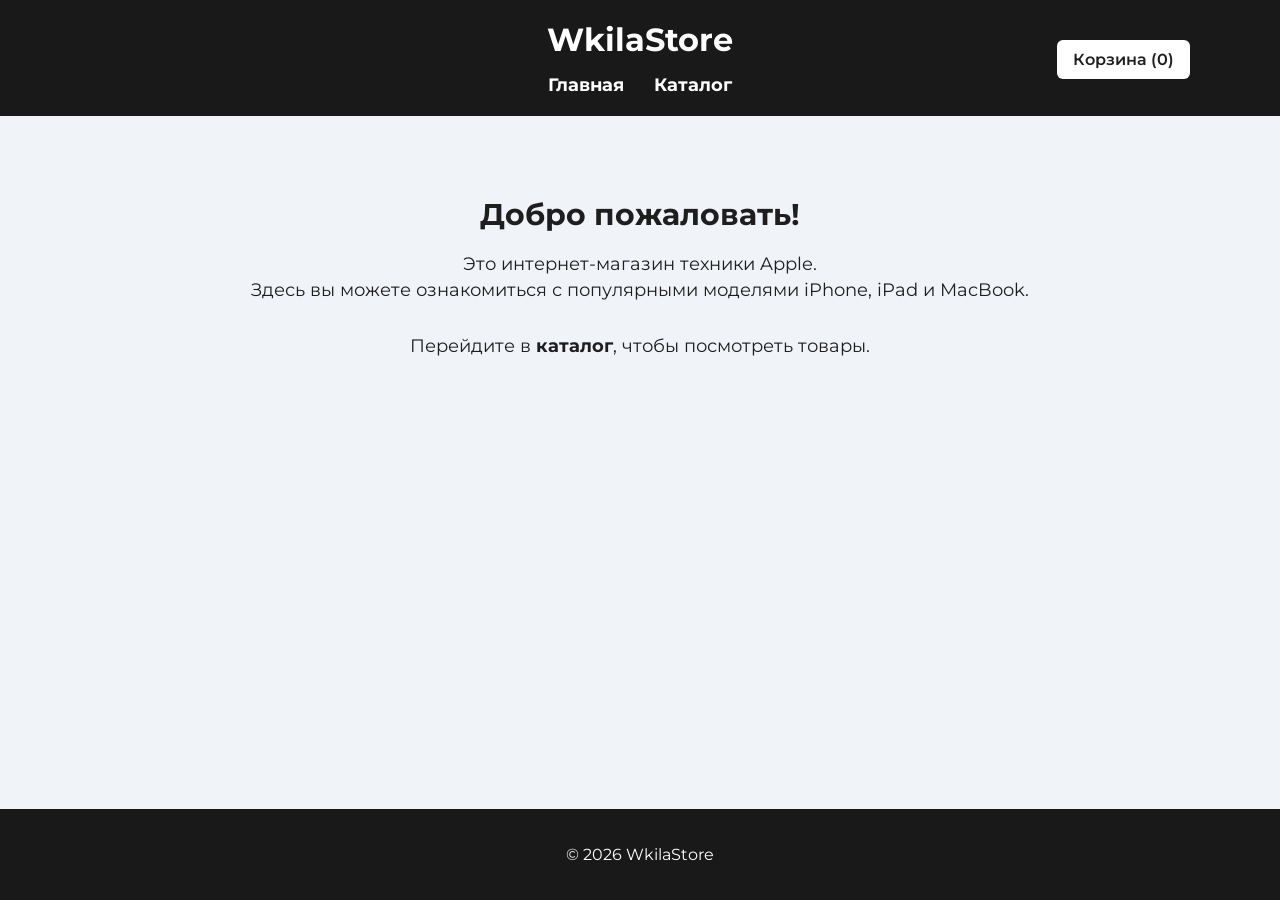
<file: index.html>
<!DOCTYPE html>
<html lang="en">
<head>
    <meta charset="UTF-8">
    <meta name="viewport" content="width=device-width, initial-scale=1.0">
    <title>WkilaStore</title>
    <link rel="stylesheet" href="css/style.css">
</head>
<body>
    <header class="site-header">
        <div class="container">
            <h1 class="site-title">WkilaStore</h1>
            
            <nav class="site-nav">
                <ul class="menu">
                    <li class="menu-item"><a href="index.html">Главная</a></li>
                    <li class="menu-item"><a href="catalog.html">Каталог</a></li>
                </ul>
            </nav>

            <div class="header-cart">
                <button class="cart-button" id="cartToggle">
                    Корзина (<span id="cartCount">0</span>)
                </button>
            
                <div class="cart-dropdown" id="cartDropdown">
                    <h3 class="cart-title">Корзина</h3>
                    <div id="cartItems">
                        <p class="cart-empty">Корзина пуста</p>
                    </div>
                    <p id="cartTotal" class="cart-total">Итого: 0 ₽</p>
                    <button id="payButton" class="pay-button">Оплатить</button>
                </div>
            </div>
        </div>
    </header>

    <main class="container">
        <section class="hero">
            <h2 class="section-title">Добро пожаловать!</h2>
            <p class="hero-text">
                Это интернет-магазин техники Apple. <br> 
                Здесь вы можете ознакомиться с популярными моделями iPhone, iPad и MacBook.
            </p>

            <p class="hero-text">
                Перейдите в <a href="catalog.html">каталог</a>, чтобы посмотреть товары.
            </p>
        </section>
    </main>

    <footer class="site-footer">
        <p>&copy; 2026 WkilaStore</p>
    </footer>
    
    <script src="script.js"></script>
</body>
</html>
</file>
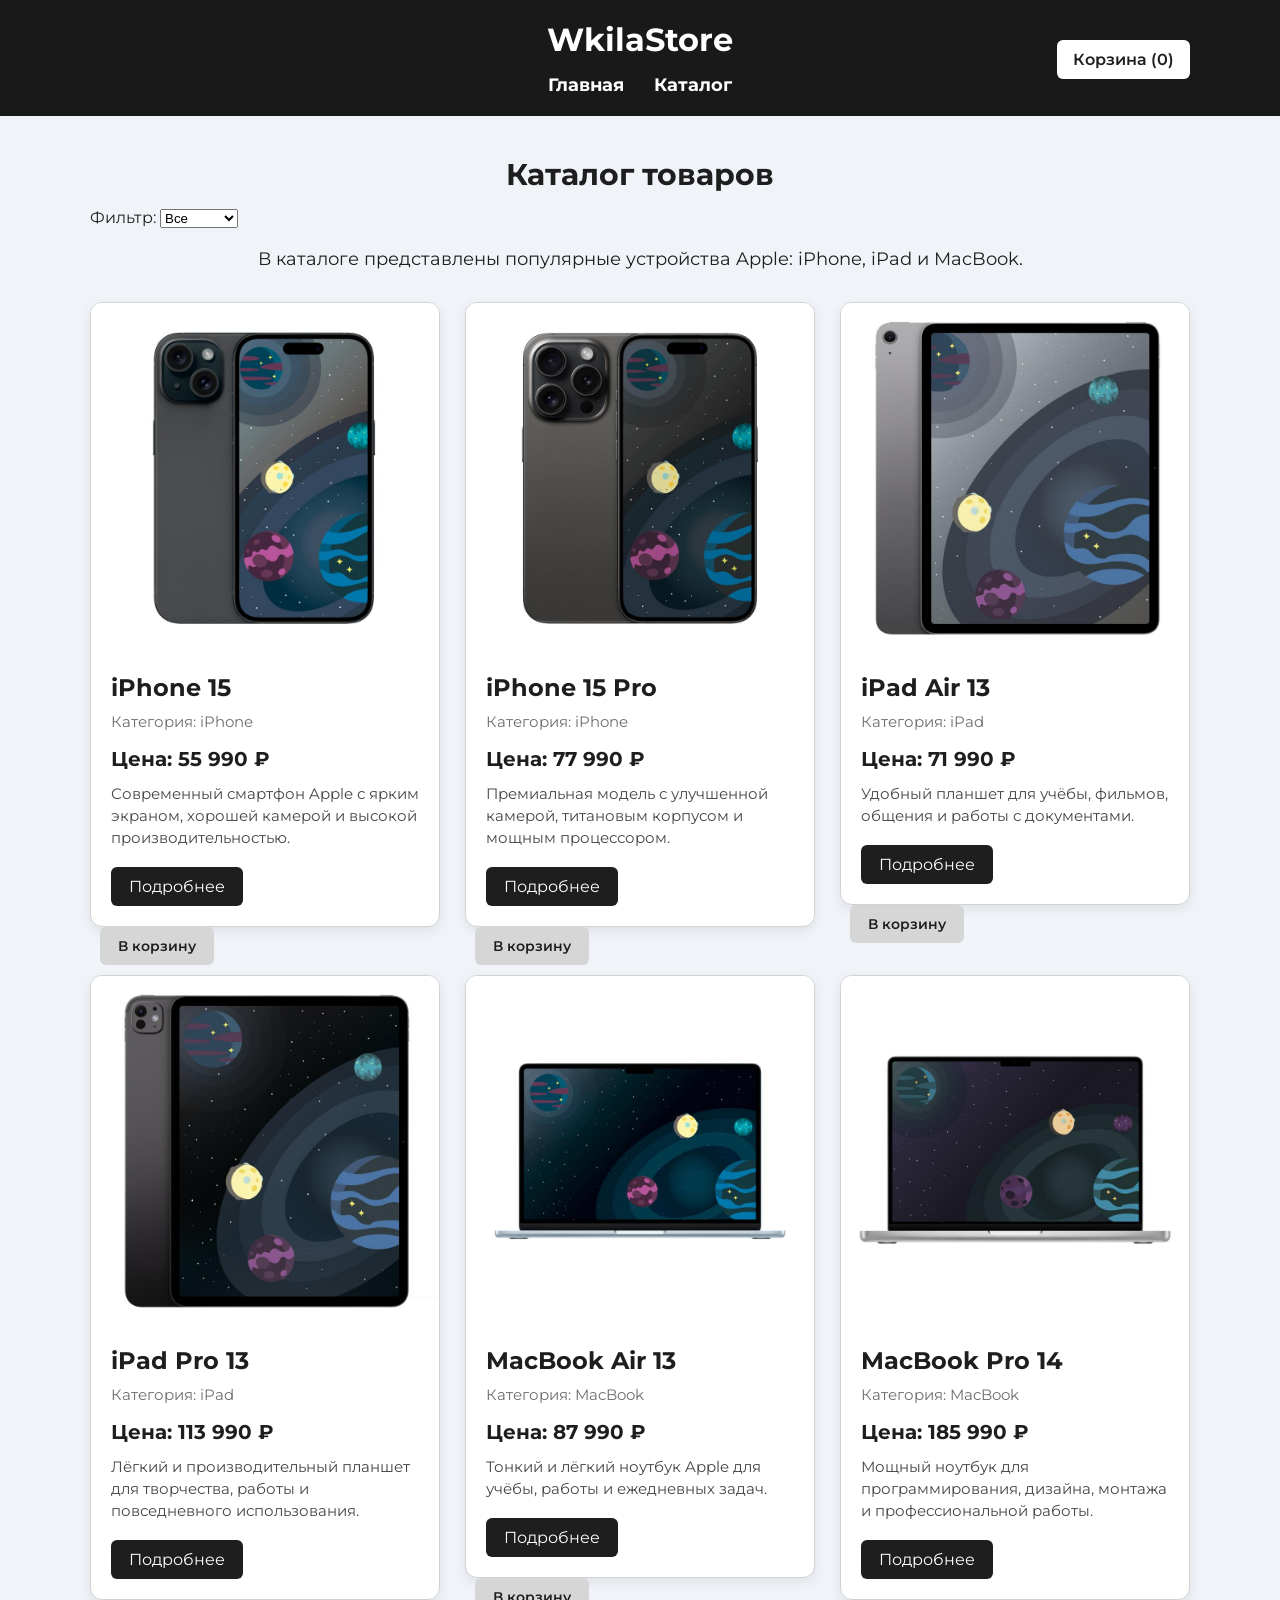
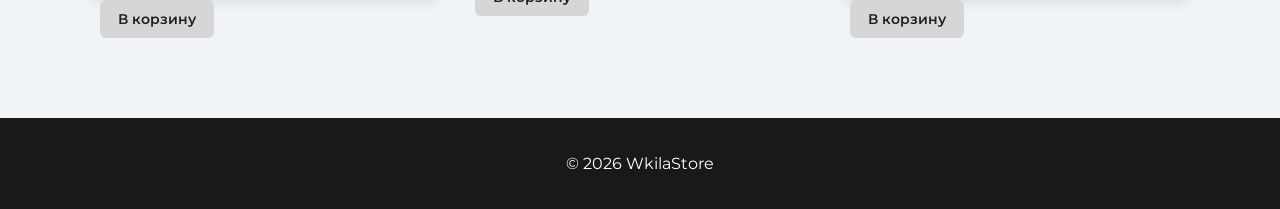
<file: catalog.html>
<!DOCTYPE html>
<html lang="en">
<head>
    <meta charset="UTF-8">
    <meta name="viewport" content="width=device-width, initial-scale=1.0">
    <title>Каталог - WkilaStore</title>
    <link rel="stylesheet" href="css/style.css">
</head>
<body>
    <header class="site-header">
        <div class="container">
            <h1 class="site-title">WkilaStore</h1>
            
            <nav class="site-nav">
                <ul class="menu">
                    <li class="menu-item"><a href="index.html">Главная</a></li>
                    <li class="menu-item"><a href="catalog.html">Каталог</a></li>
                </ul>
            </nav>

            <div class="header-cart">
                <button class="cart-button" id="cartToggle">
                    Корзина (<span id="cartCount">0</span>)
                </button>
            
                <div class="cart-dropdown" id="cartDropdown">
                    <h3 class="cart-title">Корзина</h3>
                    <div id="cartItems">
                        <p class="cart-empty">Корзина пуста</p>
                    </div>
                    <p id="cartTotal" class="cart-total">Итого: 0 ₽</p>
                    <button id="payButton" class="pay-button">Оплатить</button>
                </div>
            </div>
        </div>
    </header>

    <main class="container">
        <section class="catalog-page">
            <h2 class="section-title">Каталог товаров</h2>

            <div class="catalog-controls">
                <label>Фильтр:</label>
                <select id="categoryFilter">
                    <option value="all">Все</option>
                    <option value="iphone">iPhone</option>
                    <option value="ipad">iPad</option>
                    <option value="macbook">MacBook</option>
                </select>
            </div>

            <p class="catalog-text">В каталоге представлены популярные устройства Apple: iPhone, iPad и MacBook.</p>

            <div class="products">
                <article class="product" 
                data-category="iphone" 
                data-price="55990"
                data-name="iPhone 15">
                    <div class="product-card">
                        <img src="img/iphone15.jpg" alt="iPhone15" class="product-image">
                        <div class="product-content">
                            <h3 class="product-title">iPhone 15</h3>
                            <p class="product-category">Категория: iPhone</p>
                            <p class="product-price">Цена: 55 990 ₽</p>
                            <p class="product-text">
                                Современный смартфон Apple с ярким экраном,
                                хорошей камерой и высокой производительностью.
                            </p>
                            <a class="product-link" href="product-iphone15.html">Подробнее</a>
                        </div>
                    </div>
                    <button class="add-to-cart">В корзину</button>
                </article>

                <article class="product" 
                data-category="iphone" 
                data-price="77990"
                data-name="iPhone 15 Pro">
                    <div class="product-card">
                        <img class="product-image" src="img/iphone15pro.jpg" alt="iPhone 15 Pro">
                        <div class="product-content">
                            <h3 class="product-title">iPhone 15 Pro</h3>
                            <p class="product-category">Категория: iPhone</p>
                            <p class="product-price">Цена: 77 990 ₽</p>
                            <p class="product-text">
                                Премиальная модель с улучшенной камерой,
                                титановым корпусом и мощным процессором.
                            </p>
                            <a class="product-link" href="product-iphone15pro.html">Подробнее</a>
                        </div>
                    </div>
                    <button class="add-to-cart">В корзину</button>
                </article>

                <article class="product" 
                data-category="ipad" 
                data-price="71990"
                data-name="iPad Air 13">
                    <div class="product-card">
                        <img class="product-image" src="img/ipadair13.jpg" alt="iPad Air 13">
                        <div class="product-content">
                            <h3 class="product-title">iPad Air 13</h3>
                            <p class="product-category">Категория: iPad</p>
                            <p class="product-price">Цена: 71 990 ₽</p>
                            <p class="product-text">
                                Удобный планшет для учёбы, фильмов,
                                общения и работы с документами.
                            </p>
                            <a class="product-link" href="product-ipadair13.html">Подробнее</a>
                        </div>
                    </div>
                    <button class="add-to-cart">В корзину</button>
                </article>

                <article class="product" 
                data-category="ipad" 
                data-price="113990"
                data-name="iPad Pro 13">
                    <div class="product-card">
                        <img class="product-image" src="img/ipadpro13.jpg" alt="iPad Air">
                        <div class="product-content">
                            <h3 class="product-title">iPad Pro 13</h3>
                            <p class="product-category">Категория: iPad</p>
                            <p class="product-price">Цена: 113 990 ₽</p>
                            <p class="product-text">
                                Лёгкий и производительный планшет для
                                творчества, работы и повседневного использования.
                            </p>
                            <a class="product-link" href="product-ipadpro13.html">Подробнее</a>
                        </div>
                    </div>
                    <button class="add-to-cart">В корзину</button>
                </article>

                <article class="product" 
                data-category="macbook" 
                data-price="87990"
                data-name="MacBook Air 13">
                    <div class="product-card">
                        <img class="product-image" src="img/macbookair13.jpg" alt="MacBook Air 13">
                        <div class="product-content">
                            <h3 class="product-title">MacBook Air 13</h3>
                            <p class="product-category">Категория: MacBook</p>
                            <p class="product-price">Цена: 87 990 ₽</p>
                            <p class="product-text">
                                Тонкий и лёгкий ноутбук Apple для учёбы,
                                работы и ежедневных задач.
                            </p>
                            <a class="product-link" href="product-macbookair13.html">Подробнее</a>
                        </div>
                    </div>
                    <button class="add-to-cart">В корзину</button>
                </article>

                <article class="product" 
                data-category="macbook" 
                data-price="185990"
                data-name="MacBook Pro 14">
                    <div class="product-card">
                        <img class="product-image" src="img/macbookpro14.jpg" alt="MacBook Pro 14">
                        <div class="product-content">
                            <h3 class="product-title">MacBook Pro 14</h3>
                            <p class="product-category">Категория: MacBook</p>
                            <p class="product-price">Цена: 185 990 ₽</p>
                            <p class="product-text">
                                Мощный ноутбук для программирования,
                                дизайна, монтажа и профессиональной работы.
                            </p>
                            <a class="product-link" href="product-macbookpro14.html">Подробнее</a>
                        </div>
                    </div>
                    <button class="add-to-cart">В корзину</button>
                </article>
            </div>
        </section>
    </main>

    <footer class="site-footer">
        <p>&copy; 2026 WkilaStore</p>
    </footer>
    
    <script src="script.js"></script>
</body>
</html>
</file>
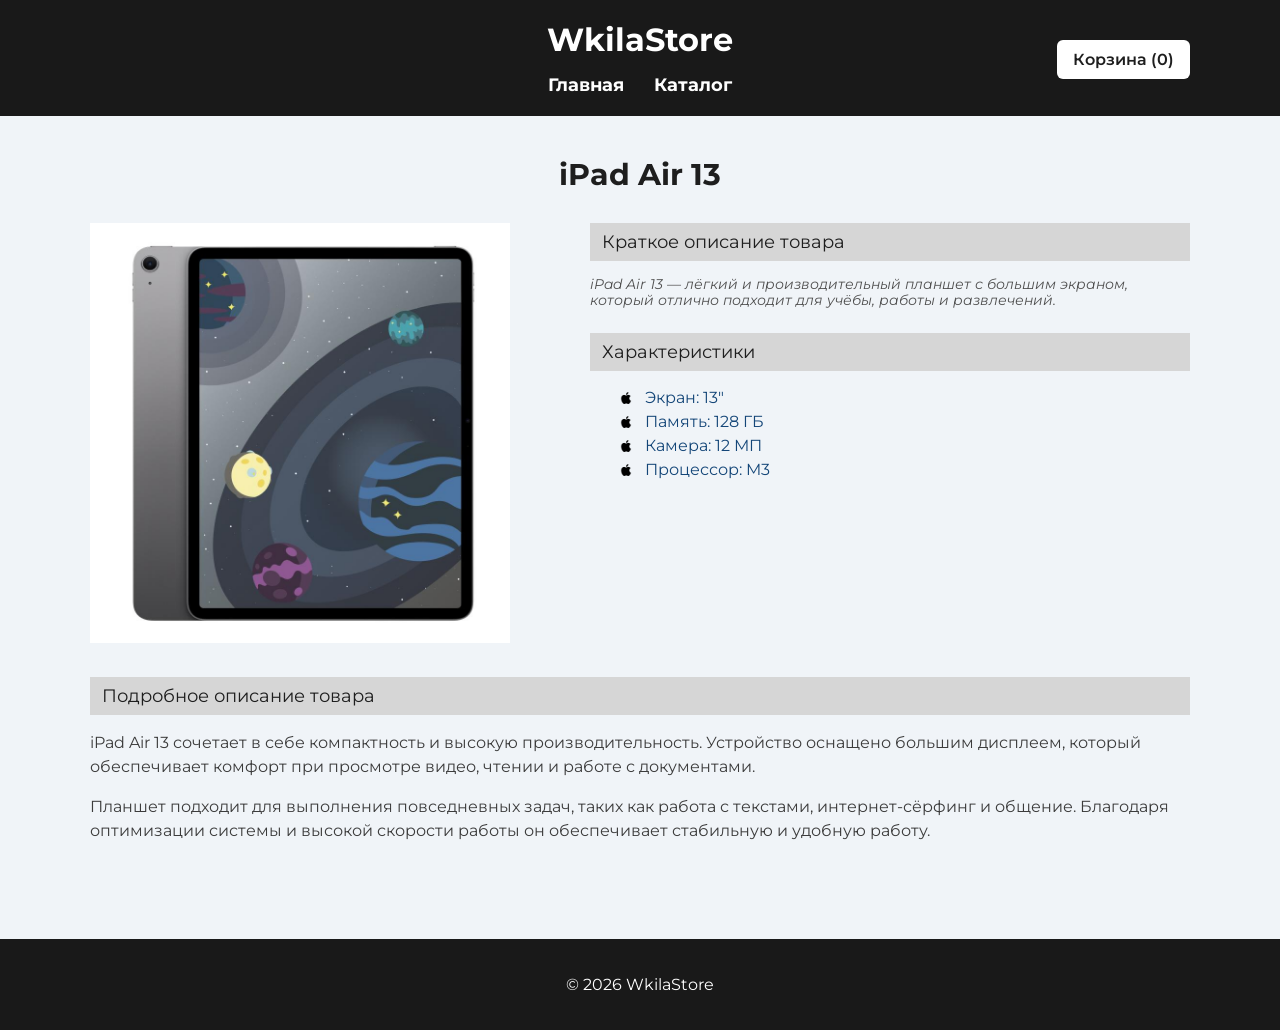
<file: product-ipadair13.html>
<!DOCTYPE html>
<html lang="ru">
<head>
    <meta charset="UTF-8">
    <title>iPad Air 13 - Apple Store</title>
    <link rel="stylesheet" href="css/style.css">
</head>
<body>
    <header class="site-header">
        <div class="container">
            <h1 class="site-title">WkilaStore</h1>
            
            <nav class="site-nav">
                <ul class="menu">
                    <li class="menu-item"><a href="index.html">Главная</a></li>
                    <li class="menu-item"><a href="catalog.html">Каталог</a></li>
                </ul>
            </nav>

            <div class="header-cart">
                <button class="cart-button" id="cartToggle">
                    Корзина (<span id="cartCount">0</span>)
                </button>
            
                <div class="cart-dropdown" id="cartDropdown">
                    <h3 class="cart-title">Корзина</h3>
                    <div id="cartItems">
                        <p class="cart-empty">Корзина пуста</p>
                    </div>
                    <p id="cartTotal" class="cart-total">Итого: 0 ₽</p>
                    <button id="payButton" class="pay-button">Оплатить</button>
                </div>
            </div>
        </div>
    </header>

    <main class="container">
        <section class="product-page">
            <h2 class="section-title">iPad Air 13</h2>

            <div class="product-layout">
                <div class="product-image-block">
                    <img class="product-page-image" src="img/ipadair13.jpg" alt="iPad Air 13">
                </div>

                <div class="product-info-block">
                    <h3 class="product-heading">Краткое описание товара</h3>
                    <p class="short-description">
                        iPad Air 13 — лёгкий и производительный планшет с большим экраном, 
                        который отлично подходит для учёбы, работы и развлечений.
                    </p>

                    <h3 class="product-heading">Характеристики</h3>
                    <ul class="features-list">
                        <li>Экран: 13"</li>
                        <li>Память: 128 ГБ</li>
                        <li>Камера: 12 МП</li>
                        <li>Процессор: M3</li>
                    </ul>
                </div>
            </div>

            <div class="description-block">
                <h3 class="product-heading">Подробное описание товара</h3>

                <p class="full-description">
                    iPad Air 13 сочетает в себе компактность и высокую производительность. 
                    Устройство оснащено большим дисплеем, который обеспечивает комфорт при просмотре 
                    видео, чтении и работе с документами.
                </p>

                <p class="full-description">
                    Планшет подходит для выполнения повседневных задач, таких как работа с текстами, 
                    интернет-сёрфинг и общение. Благодаря оптимизации системы и высокой скорости работы 
                    он обеспечивает стабильную и удобную работу.
                </p>
            </div>
        </section>
    </main>

    <footer class="site-footer">
        <p>© 2026 WkilaStore</p>
    </footer>
    
    <script src="script.js"></script>
</body>
</html>
</file>
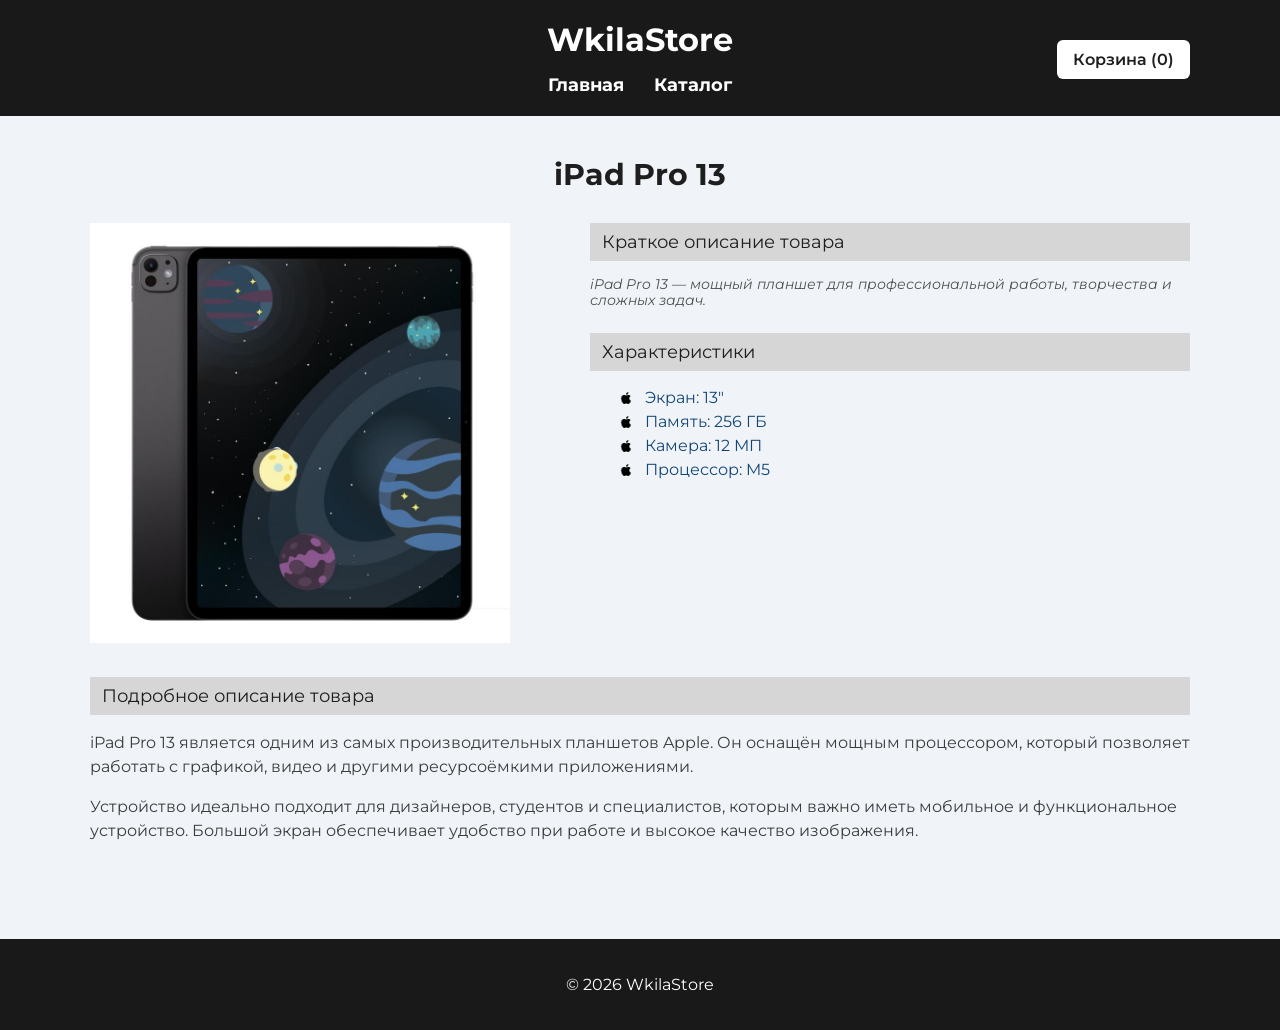
<file: product-ipadpro13.html>
<!DOCTYPE html>
<html lang="ru">
<head>
    <meta charset="UTF-8">
    <title>iPad Pro 13 - Apple Store</title>
    <link rel="stylesheet" href="css/style.css">
</head>
<body>
    <header class="site-header">
        <div class="container">
            <h1 class="site-title">WkilaStore</h1>
            
            <nav class="site-nav">
                <ul class="menu">
                    <li class="menu-item"><a href="index.html">Главная</a></li>
                    <li class="menu-item"><a href="catalog.html">Каталог</a></li>
                </ul>
            </nav>

            <div class="header-cart">
                <button class="cart-button" id="cartToggle">
                    Корзина (<span id="cartCount">0</span>)
                </button>
            
                <div class="cart-dropdown" id="cartDropdown">
                    <h3 class="cart-title">Корзина</h3>
                    <div id="cartItems">
                        <p class="cart-empty">Корзина пуста</p>
                    </div>
                    <p id="cartTotal" class="cart-total">Итого: 0 ₽</p>
                    <button id="payButton" class="pay-button">Оплатить</button>
                </div>
            </div>
        </div>
    </header>

    <main class="container">
        <section class="product-page">
            <h2 class="section-title">iPad Pro 13</h2>

            <div class="product-layout">
                <div class="product-image-block">
                    <img class="product-page-image" src="img/ipadpro13.jpg" alt="iPad Pro 13">
                </div>

                <div class="product-info-block">
                    <h3 class="product-heading">Краткое описание товара</h3>
                    <p class="short-description">
                        iPad Pro 13 — мощный планшет для профессиональной работы, творчества и сложных задач.
                    </p>

                    <h3 class="product-heading">Характеристики</h3>
                    <ul class="features-list">
                        <li>Экран: 13"</li>
                        <li>Память: 256 ГБ</li>
                        <li>Камера: 12 МП</li>
                        <li>Процессор: M5</li>
                    </ul>
                </div>
            </div>

            <div class="description-block">
                <h3 class="product-heading">Подробное описание товара</h3>

                <p class="full-description">
                    iPad Pro 13 является одним из самых производительных планшетов Apple. 
                    Он оснащён мощным процессором, который позволяет работать с графикой, 
                    видео и другими ресурсоёмкими приложениями.
                </p>

                <p class="full-description">
                    Устройство идеально подходит для дизайнеров, студентов и специалистов, 
                    которым важно иметь мобильное и функциональное устройство. Большой экран 
                    обеспечивает удобство при работе и высокое качество изображения.
                </p>
            </div>
        </section>
    </main>

    <footer class="site-footer">
        <p>© 2026 WkilaStore</p>
    </footer>
    
    <script src="script.js"></script>
</body>
</html>
</file>
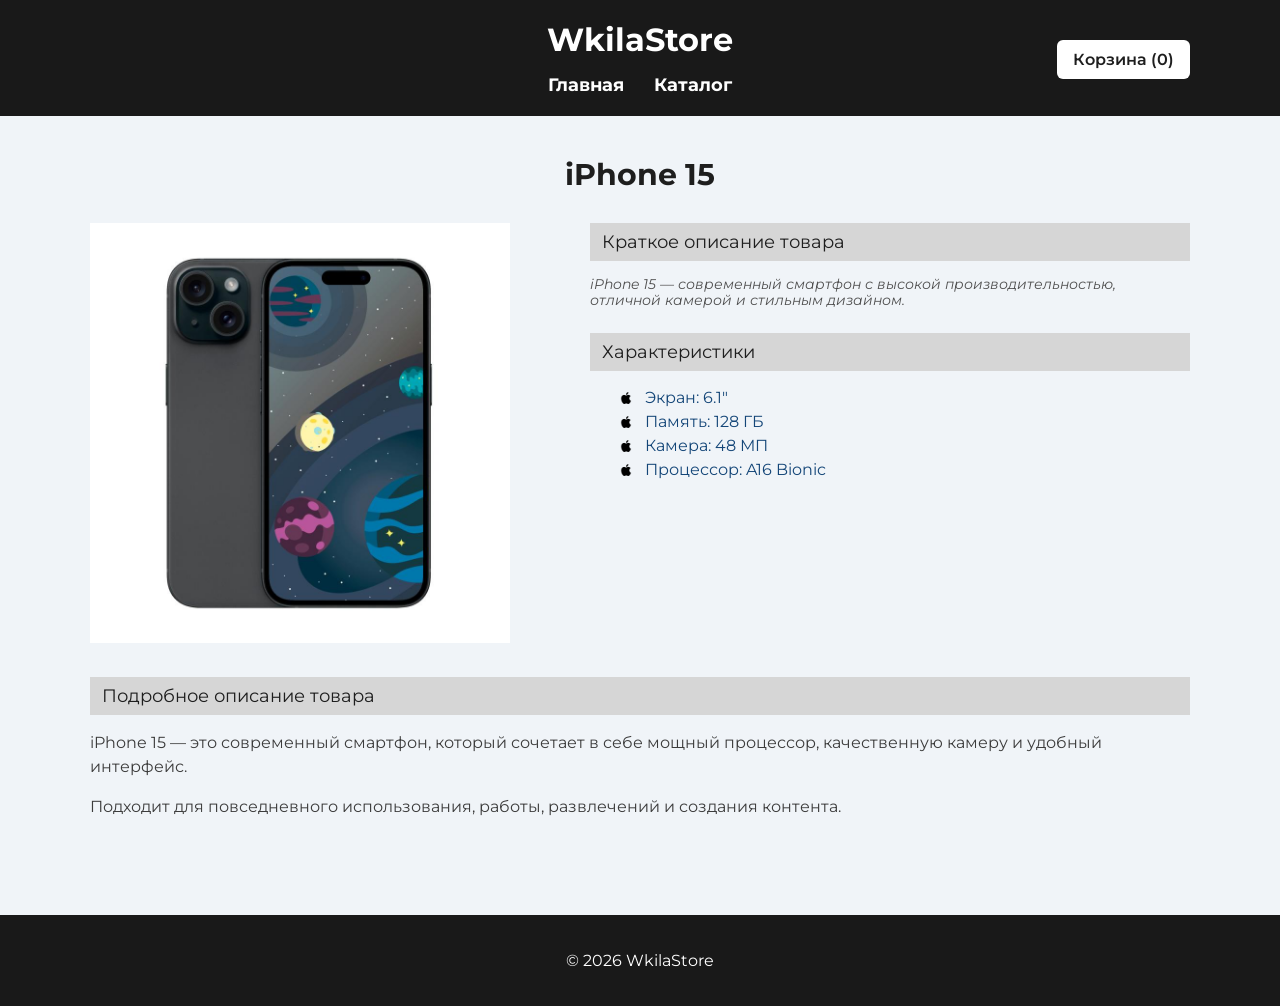
<file: product-iphone15.html>
<!DOCTYPE html>
<html lang="ru">
<head>
    <meta charset="UTF-8">
    <title>iPhone 15 - Apple Store</title>
    <link rel="stylesheet" href="css/style.css">
</head>
<body>
    <header class="site-header">
        <div class="container">
            <h1 class="site-title">WkilaStore</h1>
            
            <nav class="site-nav">
                <ul class="menu">
                    <li class="menu-item"><a href="index.html">Главная</a></li>
                    <li class="menu-item"><a href="catalog.html">Каталог</a></li>
                </ul>
            </nav>

            <div class="header-cart">
                <button class="cart-button" id="cartToggle">
                    Корзина (<span id="cartCount">0</span>)
                </button>
            
                <div class="cart-dropdown" id="cartDropdown">
                    <h3 class="cart-title">Корзина</h3>
                    <div id="cartItems">
                        <p class="cart-empty">Корзина пуста</p>
                    </div>
                    <p id="cartTotal" class="cart-total">Итого: 0 ₽</p>
                    <button id="payButton" class="pay-button">Оплатить</button>
                </div>
            </div>
        </div>
    </header>

    <main class="container">
        <section class="product-page">
            <h2 class="section-title">iPhone 15</h2>

            <div class="product-layout">
                <div class="product-image-block">
                    <img class="product-page-image" src="img/iphone15.jpg" alt="iPhone 15">
                </div>

                <div class="product-info-block">
                    <h3 class="product-heading">Краткое описание товара</h3>
                    <p class="short-description">
                        iPhone 15 — современный смартфон с высокой производительностью,
                        отличной камерой и стильным дизайном.
                    </p>

                    <h3 class="product-heading">Характеристики</h3>
                    <ul class="features-list">
                        <li>Экран: 6.1"</li>
                        <li>Память: 128 ГБ</li>
                        <li>Камера: 48 МП</li>
                        <li>Процессор: A16 Bionic</li>
                    </ul>
                </div>
            </div>

            <div class="description-block">
                <h3 class="product-heading">Подробное описание товара</h3>

                <p class="full-description">
                    iPhone 15 — это современный смартфон, который сочетает
                    в себе мощный процессор, качественную камеру и удобный интерфейс.
                </p>

                <p class="full-description">
                    Подходит для повседневного использования, работы,
                    развлечений и создания контента.
                </p>
            </div>
        </section>
    </main>

    <footer class="site-footer">
        <p>© 2026 WkilaStore</p>
    </footer>
    
    <script src="script.js"></script>
</body>
</html>
</file>
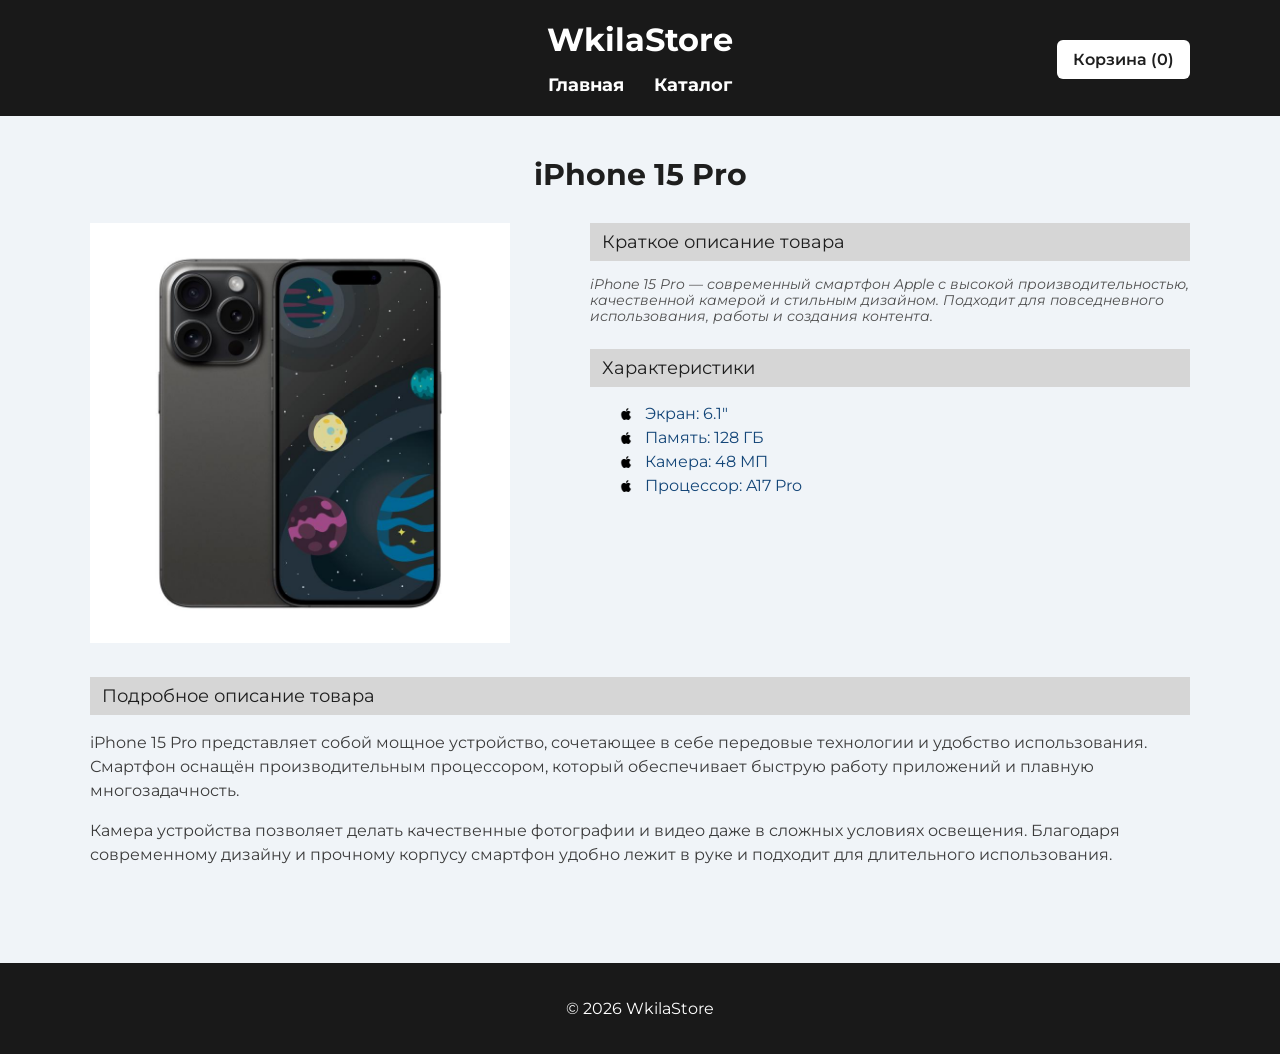
<file: product-iphone15pro.html>
<!DOCTYPE html>
<html lang="ru">
<head>
    <meta charset="UTF-8">
    <title>iPhone 15 Pro - Apple Store</title>
    <link rel="stylesheet" href="css/style.css">
</head>
<body>
    <header class="site-header">
        <div class="container">
            <h1 class="site-title">WkilaStore</h1>
            
            <nav class="site-nav">
                <ul class="menu">
                    <li class="menu-item"><a href="index.html">Главная</a></li>
                    <li class="menu-item"><a href="catalog.html">Каталог</a></li>
                </ul>
            </nav>

            <div class="header-cart">
                <button class="cart-button" id="cartToggle">
                    Корзина (<span id="cartCount">0</span>)
                </button>
            
                <div class="cart-dropdown" id="cartDropdown">
                    <h3 class="cart-title">Корзина</h3>
                    <div id="cartItems">
                        <p class="cart-empty">Корзина пуста</p>
                    </div>
                    <p id="cartTotal" class="cart-total">Итого: 0 ₽</p>
                    <button id="payButton" class="pay-button">Оплатить</button>
                </div>
            </div>
        </div>
    </header>

    <main class="container">
        <section class="product-page">
            <h2 class="section-title">iPhone 15 Pro</h2>

            <div class="product-layout">
                <div class="product-image-block">
                    <img class="product-page-image" src="img/iphone15pro.jpg" alt="iPhone 15 Pro">
                </div>

                <div class="product-info-block">
                    <h3 class="product-heading">Краткое описание товара</h3>
                    <p class="short-description">
                        iPhone 15 Pro — современный смартфон Apple с высокой производительностью, 
                        качественной камерой и стильным дизайном. Подходит для повседневного использования, 
                        работы и создания контента.
                    </p>

                    <h3 class="product-heading">Характеристики</h3>
                    <ul class="features-list">
                        <li>Экран: 6.1"</li>
                        <li>Память: 128 ГБ</li>
                        <li>Камера: 48 МП</li>
                        <li>Процессор: A17 Pro</li>
                    </ul>
                </div>
            </div>

            <div class="description-block">
                <h3 class="product-heading">Подробное описание товара</h3>

                <p class="full-description">
                    iPhone 15 Pro представляет собой мощное устройство, сочетающее в себе 
                    передовые технологии и удобство использования. Смартфон оснащён производительным 
                    процессором, который обеспечивает быструю работу приложений и плавную многозадачность.
                </p>

                <p class="full-description">
                    Камера устройства позволяет делать качественные фотографии и видео 
                    даже в сложных условиях освещения. Благодаря современному дизайну и 
                    прочному корпусу смартфон удобно лежит в руке и подходит для длительного использования.
                </p>
            </div>
        </section>
    </main>

    <footer class="site-footer">
        <p>© 2026 WkilaStore</p>
    </footer>
    
    <script src="script.js"></script>
</body>
</html>
</file>
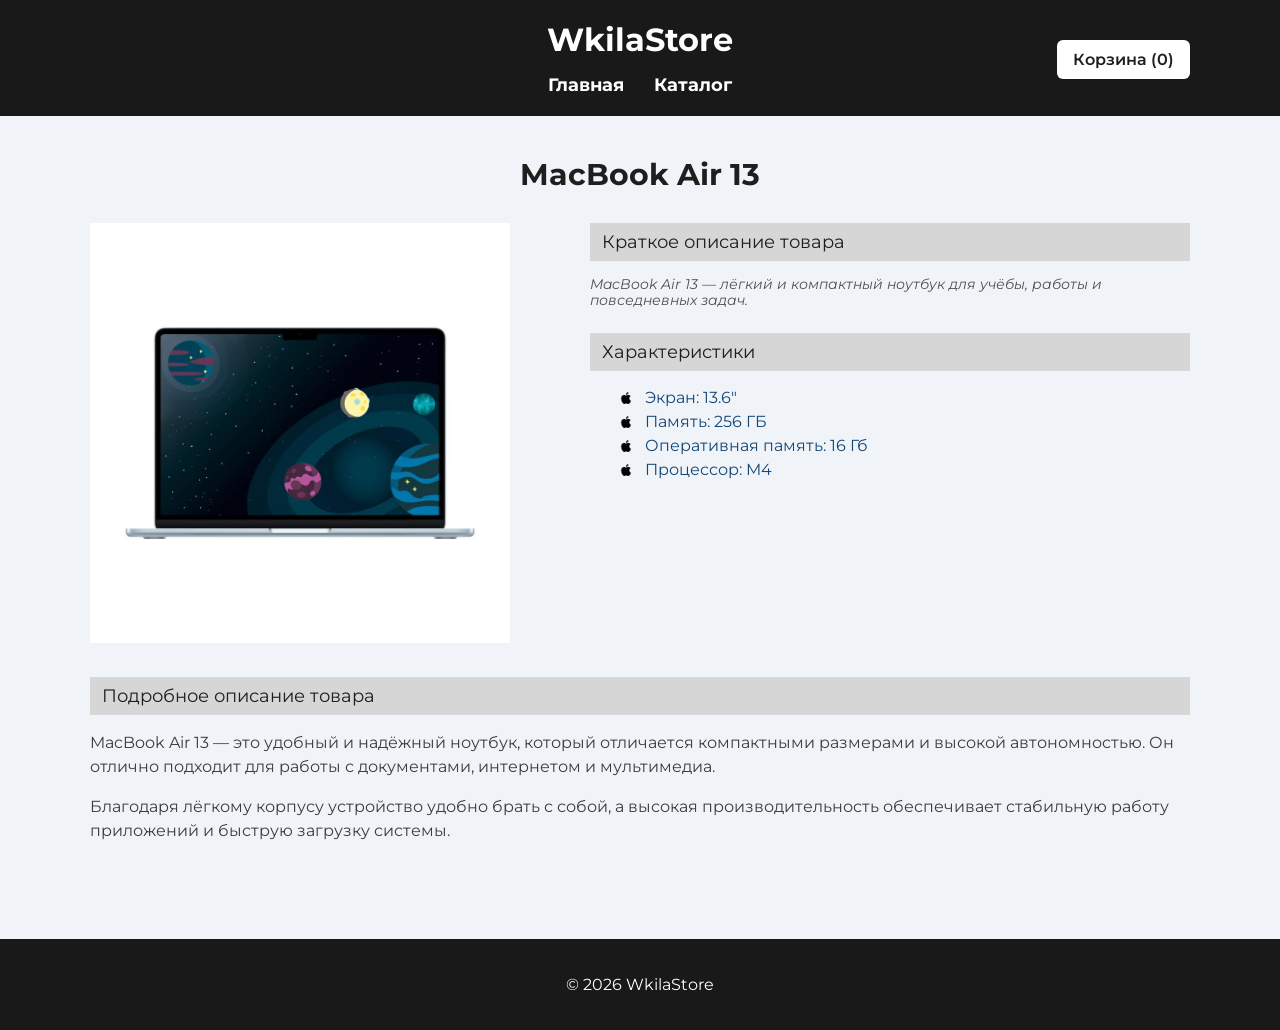
<file: product-macbookair13.html>
<!DOCTYPE html>
<html lang="ru">
<head>
    <meta charset="UTF-8">
    <title>MacBook Air 13 - Apple Store</title>
    <link rel="stylesheet" href="css/style.css">
</head>
<body>
    <header class="site-header">
        <div class="container">
            <h1 class="site-title">WkilaStore</h1>
            
            <nav class="site-nav">
                <ul class="menu">
                    <li class="menu-item"><a href="index.html">Главная</a></li>
                    <li class="menu-item"><a href="catalog.html">Каталог</a></li>
                </ul>
            </nav>

            <div class="header-cart">
                <button class="cart-button" id="cartToggle">
                    Корзина (<span id="cartCount">0</span>)
                </button>
            
                <div class="cart-dropdown" id="cartDropdown">
                    <h3 class="cart-title">Корзина</h3>
                    <div id="cartItems">
                        <p class="cart-empty">Корзина пуста</p>
                    </div>
                    <p id="cartTotal" class="cart-total">Итого: 0 ₽</p>
                    <button id="payButton" class="pay-button">Оплатить</button>
                </div>
            </div>
        </div>
    </header>

    <main class="container">
        <section class="product-page">
            <h2 class="section-title">MacBook Air 13</h2>

            <div class="product-layout">
                <div class="product-image-block">
                    <img class="product-page-image" src="img/macbookair13.jpg" alt="MacBook Air 13">
                </div>

                <div class="product-info-block">
                    <h3 class="product-heading">Краткое описание товара</h3>
                    <p class="short-description">
                        MacBook Air 13 — лёгкий и компактный ноутбук для учёбы, 
                        работы и повседневных задач.
                    </p>

                    <h3 class="product-heading">Характеристики</h3>
                    <ul class="features-list">
                        <li>Экран: 13.6"</li>
                        <li>Память: 256 ГБ</li>
                        <li>Оперативная память: 16 Гб</li>
                        <li>Процессор: M4</li>
                    </ul>
                </div>
            </div>

            <div class="description-block">
                <h3 class="product-heading">Подробное описание товара</h3>

                <p class="full-description">
                    MacBook Air 13 — это удобный и надёжный ноутбук, который отличается 
                    компактными размерами и высокой автономностью. Он отлично подходит для 
                    работы с документами, интернетом и мультимедиа.
                </p>

                <p class="full-description">
                    Благодаря лёгкому корпусу устройство удобно брать с собой, а высокая 
                    производительность обеспечивает стабильную работу приложений и быструю 
                    загрузку системы.
                </p>
            </div>
        </section>
    </main>

    <footer class="site-footer">
        <p>© 2026 WkilaStore</p>
    </footer>
    
    <script src="script.js"></script>
</body>
</html>
</file>
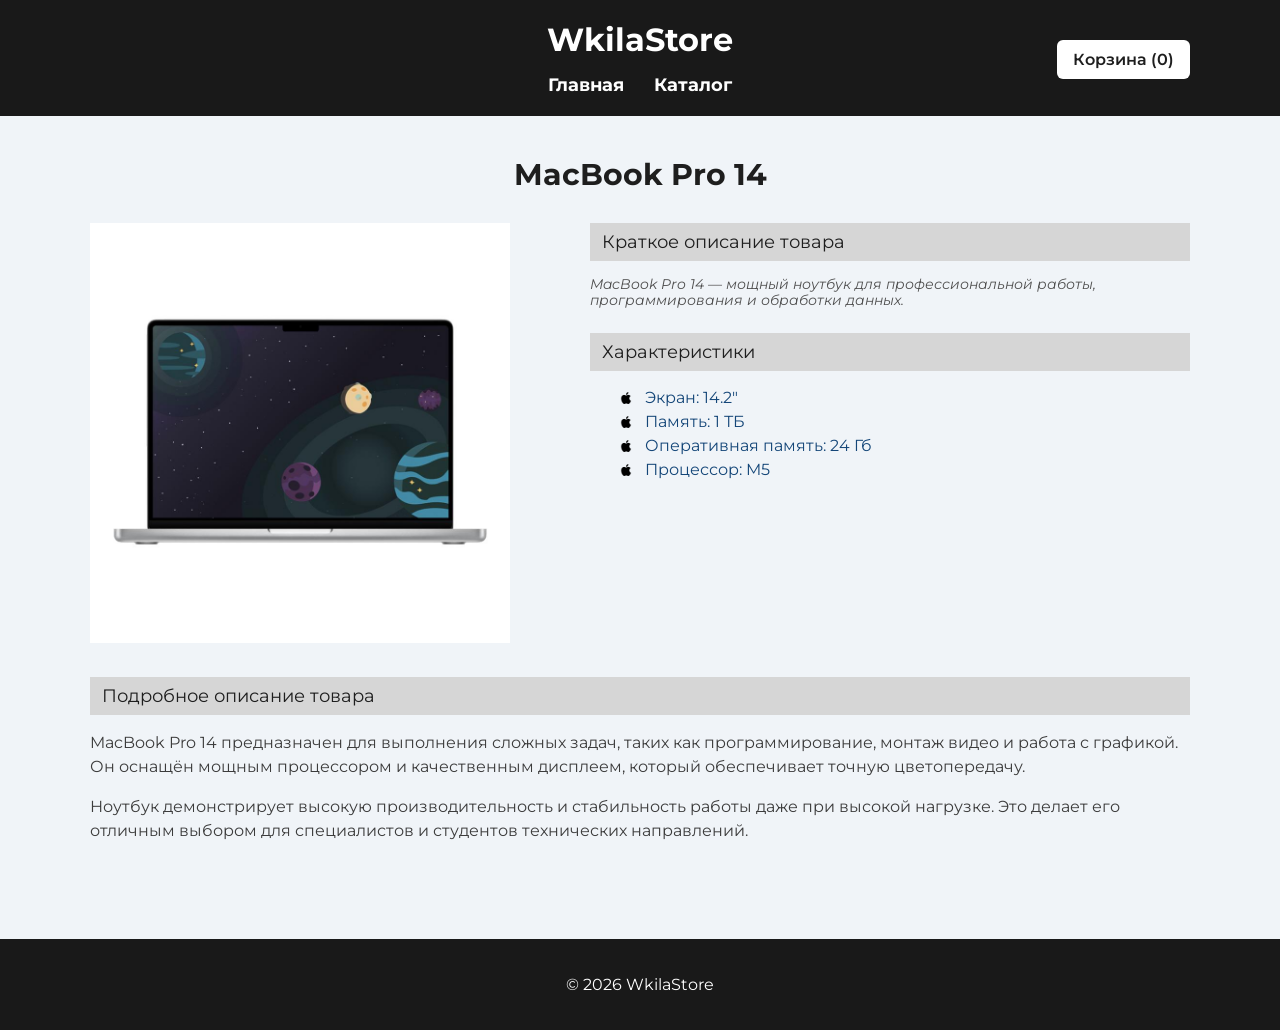
<file: product-macbookpro14.html>
<!DOCTYPE html>
<html lang="ru">
<head>
    <meta charset="UTF-8">
    <title>MacBook Pro 14 - Apple Store</title>
    <link rel="stylesheet" href="css/style.css">
</head>
<body>
    <header class="site-header">
        <div class="container">
            <h1 class="site-title">WkilaStore</h1>
            
            <nav class="site-nav">
                <ul class="menu">
                    <li class="menu-item"><a href="index.html">Главная</a></li>
                    <li class="menu-item"><a href="catalog.html">Каталог</a></li>
                </ul>
            </nav>

            <div class="header-cart">
                <button class="cart-button" id="cartToggle">
                    Корзина (<span id="cartCount">0</span>)
                </button>
            
                <div class="cart-dropdown" id="cartDropdown">
                    <h3 class="cart-title">Корзина</h3>
                    <div id="cartItems">
                        <p class="cart-empty">Корзина пуста</p>
                    </div>
                    <p id="cartTotal" class="cart-total">Итого: 0 ₽</p>
                    <button id="payButton" class="pay-button">Оплатить</button>
                </div>
            </div>
        </div>
    </header>

    <main class="container">
        <section class="product-page">
            <h2 class="section-title">MacBook Pro 14</h2>

            <div class="product-layout">
                <div class="product-image-block">
                    <img class="product-page-image" src="img/macbookpro14.jpg" alt="MacBook Pro 14">
                </div>

                <div class="product-info-block">
                    <h3 class="product-heading">Краткое описание товара</h3>
                    <p class="short-description">
                        MacBook Pro 14 — мощный ноутбук для профессиональной 
                        работы, программирования и обработки данных.
                    </p>

                    <h3 class="product-heading">Характеристики</h3>
                    <ul class="features-list">
                        <li>Экран: 14.2"</li>
                        <li>Память: 1 ТБ</li>
                        <li>Оперативная память: 24 Гб</li>
                        <li>Процессор: M5</li>
                    </ul>
                </div>
            </div>

            <div class="description-block">
                <h3 class="product-heading">Подробное описание товара</h3>

                <p class="full-description">
                    MacBook Pro 14 предназначен для выполнения сложных задач, 
                    таких как программирование, монтаж видео и работа с графикой. 
                    Он оснащён мощным процессором и качественным дисплеем, который 
                    обеспечивает точную цветопередачу.
                </p>

                <p class="full-description">
                    Ноутбук демонстрирует высокую производительность и стабильность 
                    работы даже при высокой нагрузке. Это делает его отличным выбором для 
                    специалистов и студентов технических направлений.
                </p>
            </div>
        </section>
    </main>

    <footer class="site-footer">
        <p>© 2026 WkilaStore</p>
    </footer>
    
    <script src="script.js"></script>
</body>
</html>
</file>
<file: css/style.css>
/* Импортируем шрифт с Google Fonts */
@import url('https://fonts.googleapis.com/css2?family=Montserrat:ital,wght@0,100..900;1,100..900&display=swap');

/* Базовые стили */
body {
    margin: 0;
    font-family: Montserrat;
    background-color: rgb(240, 244, 248);
    color: rgb(30, 30, 30); 

    min-height: 100vh;
    display: flex;
    flex-direction: column
}

.container { 
    width: 1100px;
    margin: 0 auto; /* Выравниваем по центру */
    flex: 1;
}

/* Шапка */
.site-header {
    background-color: rgb(25, 25, 25);
    padding: 20px 0; /* Поля вокруг текста */
}

.site-title {
    color: rgb(255, 255, 255);
    text-align: center;
    margin: 0 0 15px 0;
}

/* Меню */
.menu {
    margin: 0;
    padding: 0;
    list-style: none;
    display: flex;
    justify-content: center;
    gap: 30px;
}

.menu-item a {
    color: rgb(255, 255, 255);
    text-decoration: none;
    font-size: 18px;
    font-weight: bold;
}

.menu-item a:hover {
    color: rgba(255, 255, 255, 0.5);
    transition: ease-in-out 0.3s;
}

/* Общие заголовки */

.section-title {
    margin-top: 40px;
    margin-bottom: 15px;
    font-size: 30px;
    text-align: center;
}

.catalog-text,
.hero-text {
    font-size: 18px;
    line-height: 26px;
    text-align: center;
    margin-bottom: 30px;
}

/* Каталог */

.hero-text a {
    color: rgb(30, 30, 30);
    text-decoration: none;
    font-weight: bold;
}

.hero-text a:hover {
    color: rgba(30, 30, 30, 0.5);
    transition: ease-in-out 0.3s;
}

.catalog-page {
    padding-bottom: 40px;
}

.products {
    display: flex;
    flex-wrap: wrap; /* Перенос на новую строку */
    gap: 10px;
    justify-content: space-between;
}

.product {
    width: 350px;
}

.product-card {
    background-color: rgb(255, 255, 255);
    border: 1px solid rgb(210, 210, 210);
    border-radius: 12px;
    overflow: hidden;
    box-shadow: 0 4px 12px rgba(0, 0, 0, 0.08);
}

.product-image {
    width: 100%;
    height: 350px;
    object-fit: cover;
    display: block;
    background-color: rgb(235, 235, 235);
    justify-self: center;
}

.product-content {
    padding: 20px;
}

.product-title {
    margin-top: 0;
    margin-bottom: 10px;
    font-size: 24px;
}

.product-category {
    margin: 8px 0;
    font-size: 15px;
    color: rgb(110, 110, 110);
}

.product-price {
    margin: 0;
    margin-top: 16px;
    font-size: 20px;
    font-weight: bold;
    color: rgb(30, 30, 30);
}

.product-text {
    margin: 12px 0 18px 0;
    font-size: 15px;
    line-height: 22px;
    color: rgb(70, 70, 70);
}

.product-link {
    display: inline-block;
    padding: 10px 18px;
    background-color: rgb(30, 30 ,30);
    color: rgb(255, 255, 255);
    text-decoration: none;
    border-radius: 6px;
}

.product-link:hover {
    background-color: rgba(30, 30, 30, 0.5);
    transition: ease-in-out 0.3s;
}

/* Главная */

.hero {
    padding: 40px 0 60px 0;
}

/* Страница товара */

.product-page {
    padding-bottom: 40px;
}

.product-layout {
    display: flex;
    justify-content: space-between;
    gap: 30px;
    margin-top: 30px;
}

.product-image-block {
    width: 420px;
}

.product-page-image {
    height: 420px;
}

.product-info-block {
    width: 600px;
}

.description-block {
    margin-top: 30px;
}

/* Заголовки страницы товаров */

.product-heading {
    font-size: 18px;
    font-weight: 400;
    background-color: rgb(214, 214, 214);
    padding: 8px 12px;
    margin-top: 0;
    margin-bottom: 15px;
}

/* Краткое описание */

.short-description {
    color: rgb(80, 80, 80);
    font-size: 14px;
    font-style: italic;
    line-height: 16px;
    margin-bottom: 25px;
}

/* Подробное описание */

.full-description {
    color: rgb(60, 60, 60);
    font-size: 16px;
    font-weight: 400;
    line-height: 24px;
    text-align: left;
    margin-bottom: 16px;
}

/* Характеристики */

.features-list {
    margin: 0;
    padding-left: 30px;
    color: rgb(20, 70, 120);
    font-size: 16px;
    line-height: 24px;
    list-style: none;
}

.features-list li {
    position: relative;
    padding-left: 25px;
}

.features-list li::before {
    content: "";
    position: absolute;
    left: 0;
    top: 6px;

    width: 12px;
    height: 12px;
    
    background-image: url('../img/logo.png');
    background-size: contain;
    background-repeat: no-repeat;
}

/* Футер */

.site-footer {
    background-color: rgb(25, 25, 25);
    color: rgb(255, 255, 255);
    text-align: center;
    padding: 20px 0;
    margin-top: 40px;
}

.site-header .container {
    position: relative;
}

.header-cart {
    position: absolute;
    top: 20px;
    right: 0;
}

.cart-button {
    padding: 10px 16px;
    background-color: rgb(255, 255, 255);
    color: rgb(30, 30, 30);
    border: none;
    border-radius: 6px;
    font-size: 16px;
    font-family: Montserrat;
    font-weight: 600;
    cursor: pointer;
}

.cart-button:hover {
    background-color: rgb(230, 230, 230);
    transition: ease-in-out 0.3s;
}

.cart-dropdown {
    display: none;
    position: absolute;
    top: 50px;
    right: 0;
    width: 320px;
    background-color: rgb(255, 255, 255);
    color: rgb(30, 30, 30);
    border: 1px solid rgb(210, 210, 210);
    border-radius: 12px;
    box-shadow: 0 4px 12px rgba(0, 0, 0, 0.12);
    padding: 20px;
    z-index: 1000;
}

.cart-dropdown.active {
    display: block;
}

.cart-title {
    margin-top: 0;
    margin-bottom: 15px;
    font-size: 22px;
}

.cart-empty {
    margin: 0;
    color: rgb(100, 100, 100);
}

.cart-item {
    padding-bottom: 12px;
    margin-bottom: 12px;
    border-bottom: 1px solid rgb(220, 220, 220);
}

.cart-item-name {
    margin: 0 0 6px 0;
    font-weight: 600;
}

.cart-item-price {
    margin: 0 0 10px 0;
    color: rgb(70, 70, 70);
}

.remove-button {
    padding: 8px 12px;
    background-color: rgb(180, 40, 40);
    color: rgb(255, 255, 255);
    border: none;
    border-radius: 6px;
    cursor: pointer;
    font-family: Montserrat;
}

.remove-button:hover {
    background-color: rgb(140, 30, 30);
    transition: ease-in-out 0.3s;
}

.cart-total {
    margin-top: 15px;
    margin-bottom: 15px;
    font-size: 18px;
    font-weight: 700;
}

.pay-button {
    width: 100%;
    padding: 10px 0;
    background-color: rgb(30, 30, 30);
    color: rgb(255, 255, 255);
    border: none;
    border-radius: 6px;
    font-family: Montserrat;
    font-size: 16px;
    cursor: pointer;
}

.pay-button:hover {
    background-color: rgba(30, 30, 30, 0.7);
    transition: ease-in-out 0.3s;
}

.add-to-cart {
    display: inline-block;
    margin-left: 10px;
    padding: 10px 18px;
    background-color: rgb(214, 214, 214);
    color: rgb(30, 30, 30);
    border: none;
    border-radius: 6px;
    font-family: Montserrat;
    font-size: 14px;
    font-weight: 600;
    cursor: pointer;
}

.add-to-cart:hover {
    background-color: rgb(190, 190, 190);
    transition: ease-in-out 0.3s;
}

.catalog-filter {
    margin: 30px 0;
    text-align: center;
}

.catalog-filter label {
    font-size: 18px;
    margin-right: 10px;
}

.catalog-filter select {
    padding: 8px 12px;
    font-size: 16px;
    border: 1px solid rgb(180, 180, 180);
    border-radius: 6px;
    font-family: Montserrat;
}
</file>
